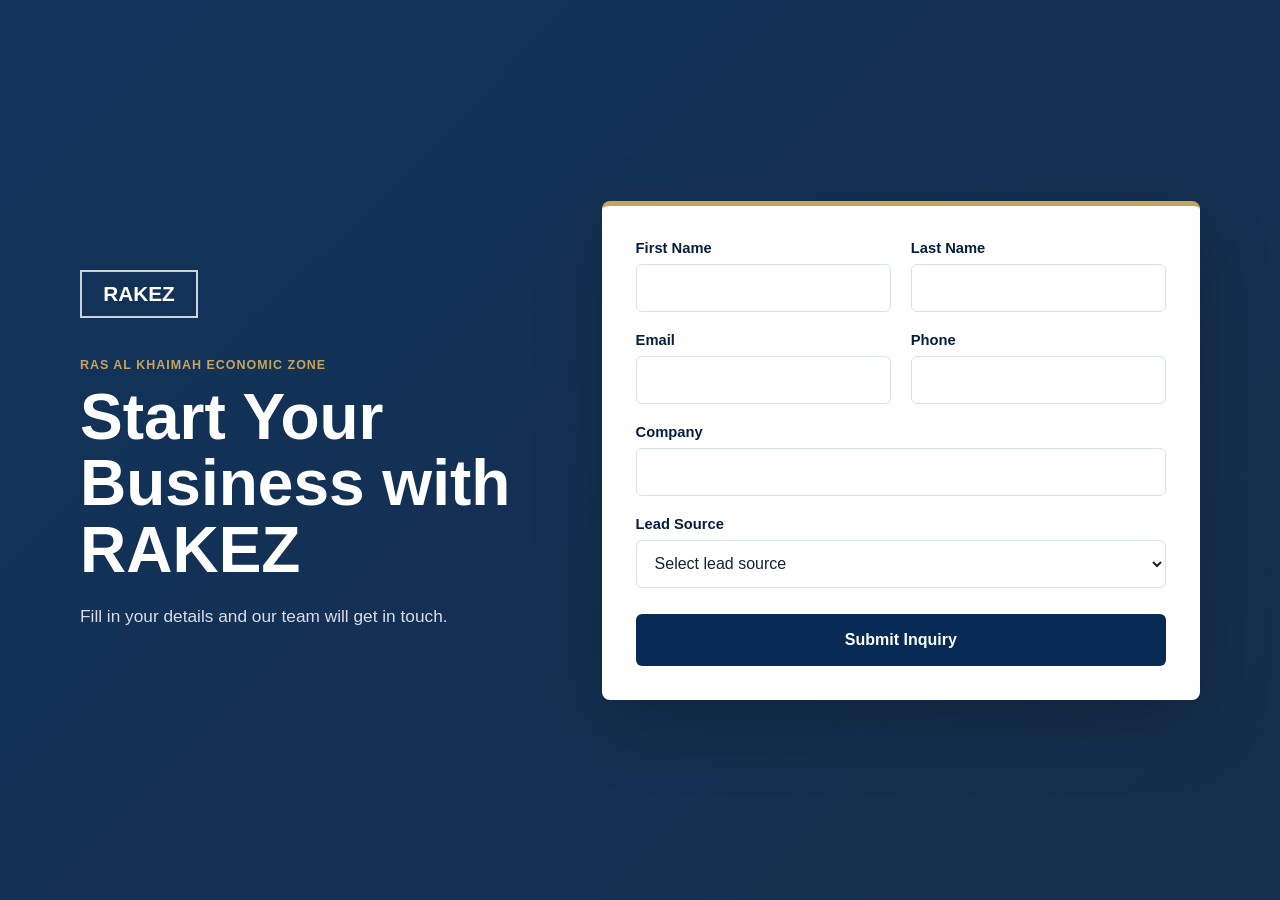
<file: index.html>
<!DOCTYPE html>
<html lang="en">
<head>
    <meta charset="UTF-8">
    <meta name="viewport" content="width=device-width, initial-scale=1.0">
    <title>Start Your Business with RAKEZ</title>
    <link rel="stylesheet" href="style.css">
</head>
<body>
    <main class="page-shell">
        <section class="hero-panel" aria-labelledby="page-title">
            <div class="brand-mark" aria-label="RAKEZ">RAKEZ</div>
            <p class="eyebrow">Ras Al Khaimah Economic Zone</p>
            <h1 id="page-title">Start Your Business with RAKEZ</h1>
            <p class="subtitle">Fill in your details and our team will get in touch.</p>
        </section>

        <section class="form-card" aria-label="Business inquiry form">
            <form action="https://webto.salesforce.com/servlet/servlet.WebToLead?encoding=UTF-8" method="POST">
                <!-- Salesforce Org ID: replace this value only if your Salesforce org changes. -->
                <input type="hidden" name="oid" value="00Dfj00000Q6QvJ">
                <input type="hidden" name="retURL" value="https://rakez-web-to-lead.vercel.app/thank-you.html">


                <div class="field-grid">
                    <div class="field">
                        <label for="first_name">First Name</label>
                        <input id="first_name" name="first_name" type="text" autocomplete="given-name" required>
                    </div>

                    <div class="field">
                        <label for="last_name">Last Name</label>
                        <input id="last_name" name="last_name" type="text" autocomplete="family-name" required>
                    </div>

                    <div class="field">
                        <label for="email">Email</label>
                        <input id="email" name="email" type="email" autocomplete="email" required>
                    </div>

                    <div class="field">
                        <label for="phone">Phone</label>
                        <input id="phone" name="phone" type="tel" autocomplete="tel">
                    </div>

                    <div class="field field-full">
                        <label for="company">Company</label>
                        <input id="company" name="company" type="text" autocomplete="organization" required>
                    </div>

                    <div class="field field-full">
                        <label for="lead_source">Lead Source</label>
                        <select id="lead_source" name="lead_source" required>
                            <option value="">Select lead source</option>
                            <option value="Web">Web</option>
                            <option value="Website">Website</option>
                            <option value="Referral">Referral</option>
                            <option value="Event">Event</option>
                            <option value="Purchased List">Purchased List</option>
                            <option value="Other">Other</option>
                        </select>
                    </div>
                </div>

                <button class="submit-button" type="submit">Submit Inquiry</button>
            </form>
        </section>
    </main>
</body>
</html>
</file>
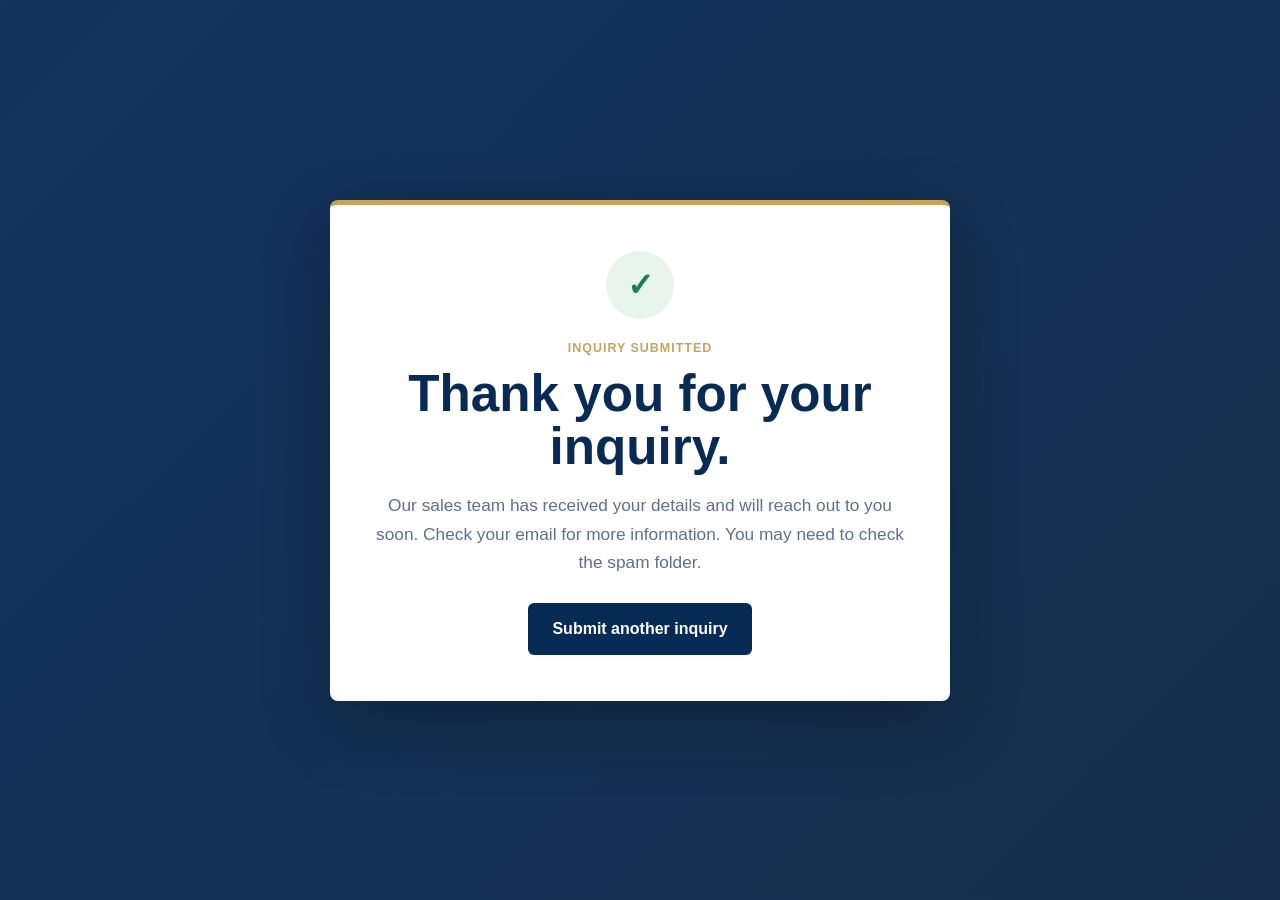
<file: thank-you.html>
<!DOCTYPE html>
<html lang="en">
<head>
    <meta charset="UTF-8">
    <meta name="viewport" content="width=device-width, initial-scale=1.0">
    <title>Thank You | RAKEZ</title>
    <link rel="stylesheet" href="style.css">
</head>
<body>
    <main class="page-shell confirmation-shell">
        <section class="confirmation-card" aria-labelledby="thank-you-title">
            <div class="success-icon" aria-hidden="true">
                <span>✓</span>
            </div>
            <p class="eyebrow">Inquiry Submitted</p>
            <h1 id="thank-you-title">Thank you for your inquiry.</h1>
            <p class="subtitle">Our sales team has received your details and will reach out to you soon. Check your email for more information. You may need to check the spam folder.</p>
            <a class="submit-button link-button" href="index.html">Submit another inquiry</a>
        </section>
    </main>
</body>
</html>
</file>
<file: style.css>
:root {
    --navy: #082b55;
    --navy-dark: #061f3f;
    --navy-soft: #123e71;
    --gold: #c7a45c;
    --ink: #172033;
    --muted: #607089;
    --line: #d9e2ef;
    --surface: #ffffff;
    --page: #eef3f8;
    --focus: #2f7dd3;
}

* {
    box-sizing: border-box;
}

body {
    margin: 0;
    min-height: 100vh;
    font-family: Arial, Helvetica, sans-serif;
    color: var(--ink);
    background:
        linear-gradient(135deg, rgba(8, 43, 85, 0.96), rgba(6, 31, 63, 0.93)),
        var(--page);
}

.page-shell {
    width: min(1120px, calc(100% - 32px));
    min-height: 100vh;
    margin: 0 auto;
    display: grid;
    grid-template-columns: 0.9fr 1.1fr;
    gap: 32px;
    align-items: center;
    padding: 48px 0;
}

.hero-panel {
    color: #ffffff;
}

.brand-mark {
    display: inline-flex;
    align-items: center;
    justify-content: center;
    min-width: 118px;
    height: 48px;
    margin-bottom: 40px;
    padding: 0 18px;
    border: 2px solid rgba(255, 255, 255, 0.78);
    font-size: 1.3rem;
    font-weight: 800;
    letter-spacing: 0;
}

.eyebrow {
    margin: 0 0 12px;
    color: var(--gold);
    font-size: 0.78rem;
    font-weight: 700;
    letter-spacing: 0.08em;
    text-transform: uppercase;
}

h1 {
    max-width: 620px;
    margin: 0;
    font-size: clamp(2.2rem, 5vw, 4.7rem);
    line-height: 1.04;
    letter-spacing: 0;
}

.subtitle {
    max-width: 600px;
    margin: 18px 0 0;
    color: rgba(255, 255, 255, 0.84);
    font-size: 1.08rem;
    line-height: 1.65;
}

.form-card,
.confirmation-card {
    width: 100%;
    border-top: 5px solid var(--gold);
    border-radius: 8px;
    background: var(--surface);
    box-shadow: 0 24px 70px rgba(0, 0, 0, 0.24);
}

.form-card {
    padding: 34px;
}

.field-grid {
    display: grid;
    grid-template-columns: repeat(2, minmax(0, 1fr));
    gap: 20px;
}

.field {
    display: flex;
    flex-direction: column;
    gap: 8px;
}

.field-full {
    grid-column: 1 / -1;
}

label {
    color: var(--navy-dark);
    font-size: 0.92rem;
    font-weight: 700;
}

input,
select {
    width: 100%;
    min-height: 48px;
    border: 1px solid var(--line);
    border-radius: 6px;
    background: #ffffff;
    color: var(--ink);
    font: inherit;
    padding: 12px 14px;
}

input:focus,
select:focus,
.submit-button:focus {
    outline: 3px solid rgba(47, 125, 211, 0.25);
    outline-offset: 2px;
    border-color: var(--focus);
}

.submit-button {
    width: 100%;
    min-height: 52px;
    margin-top: 26px;
    border: 0;
    border-radius: 6px;
    background: var(--navy);
    color: #ffffff;
    cursor: pointer;
    font: inherit;
    font-weight: 800;
    text-align: center;
    transition: background-color 160ms ease, transform 160ms ease;
}

.submit-button:hover {
    background: var(--navy-soft);
    transform: translateY(-1px);
}

.confirmation-shell {
    grid-template-columns: minmax(0, 620px);
    justify-content: center;
}

.confirmation-card {
    padding: 46px 38px;
    text-align: center;
}

.confirmation-card h1 {
    margin: 0 auto;
    color: var(--navy);
    font-size: clamp(2rem, 4vw, 3.3rem);
}

.confirmation-card .subtitle {
    margin-left: auto;
    margin-right: auto;
    color: var(--muted);
}

.success-icon {
    display: flex;
    align-items: center;
    justify-content: center;
    width: 68px;
    height: 68px;
    margin: 0 auto 22px;
    border-radius: 50%;
    background: #e8f4ee;
    color: #1e7f4f;
    font-size: 2rem;
    font-weight: 800;
}

.link-button {
    display: inline-flex;
    align-items: center;
    justify-content: center;
    width: auto;
    min-width: 220px;
    padding: 0 24px;
    text-decoration: none;
}

@media (max-width: 820px) {
    .page-shell {
        grid-template-columns: 1fr;
        gap: 24px;
        padding: 32px 0;
    }

    .brand-mark {
        margin-bottom: 28px;
    }

    .form-card,
    .confirmation-card {
        padding: 26px;
    }
}

@media (max-width: 560px) {
    .page-shell {
        width: min(100% - 24px, 1120px);
    }

    .field-grid {
        grid-template-columns: 1fr;
        gap: 16px;
    }

    .form-card,
    .confirmation-card {
        padding: 22px;
    }

    .brand-mark {
        height: 42px;
        min-width: 104px;
        font-size: 1.1rem;
    }
}
</file>
